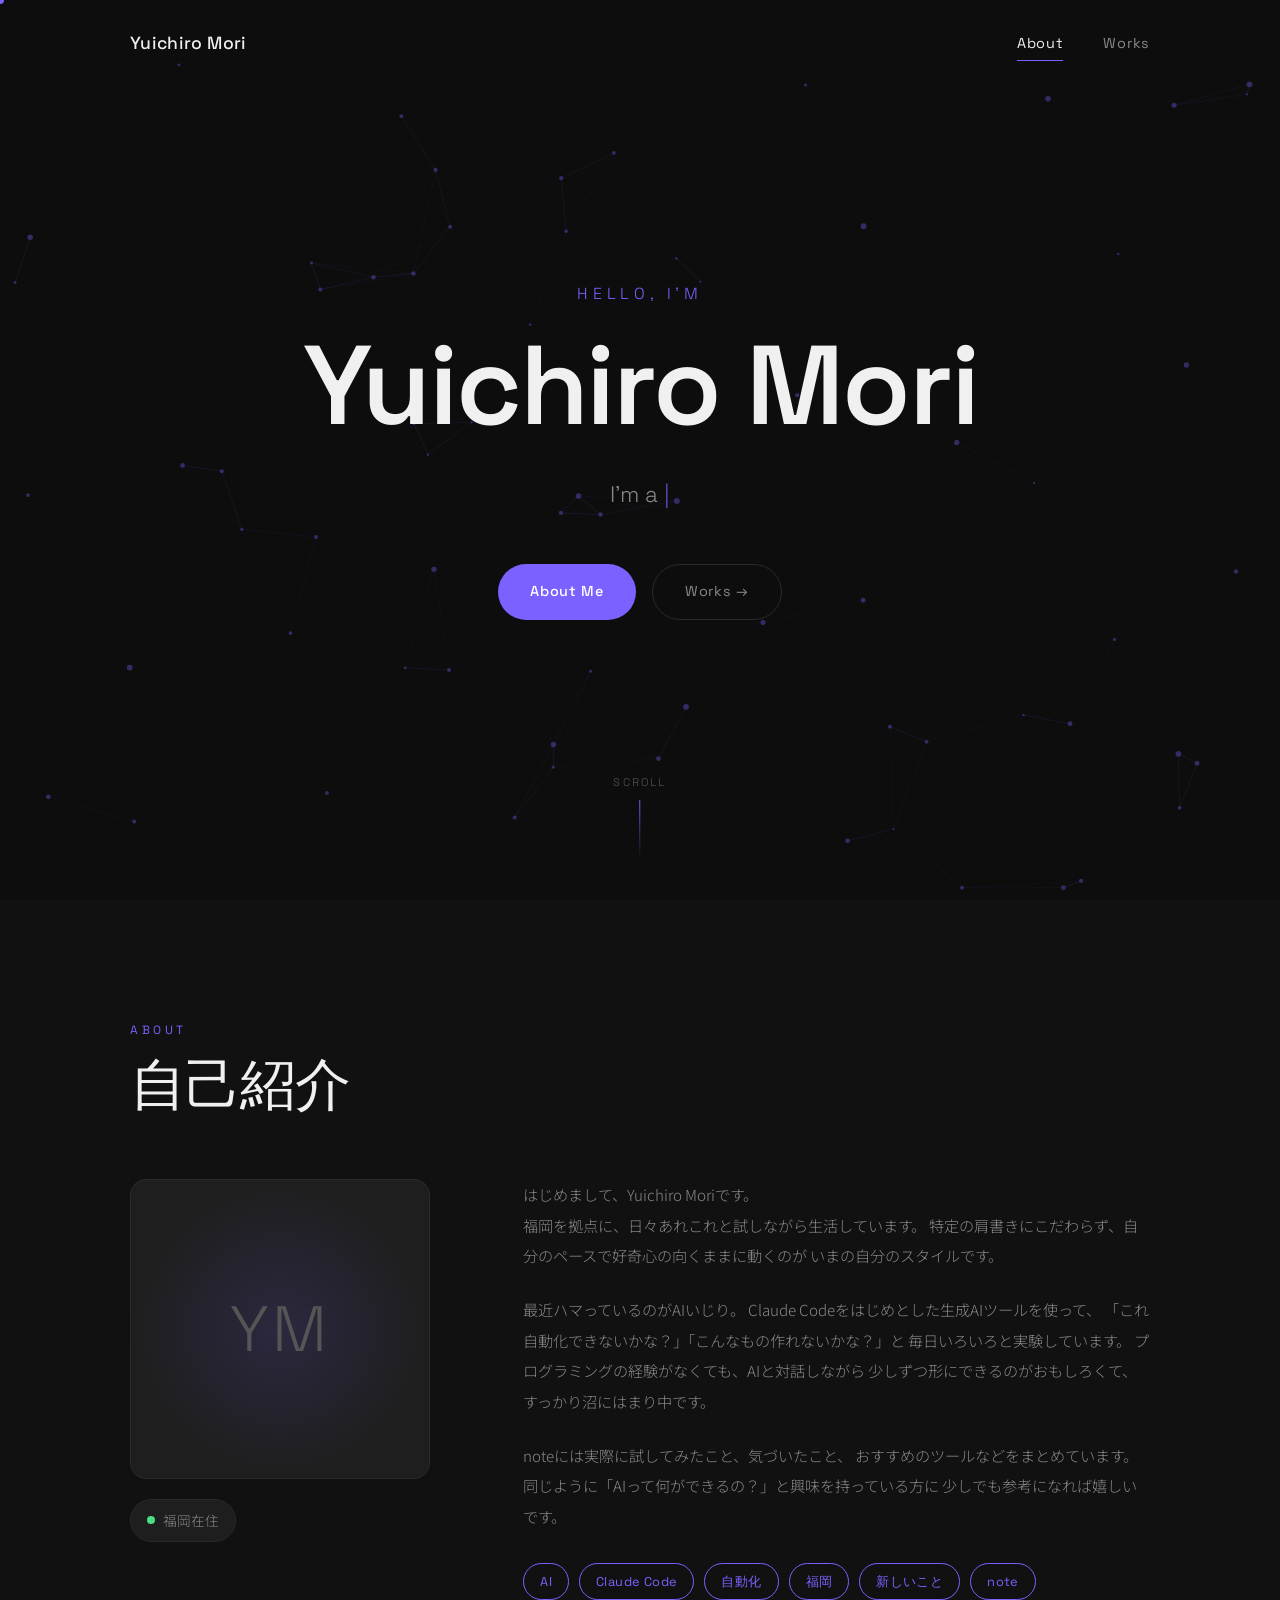
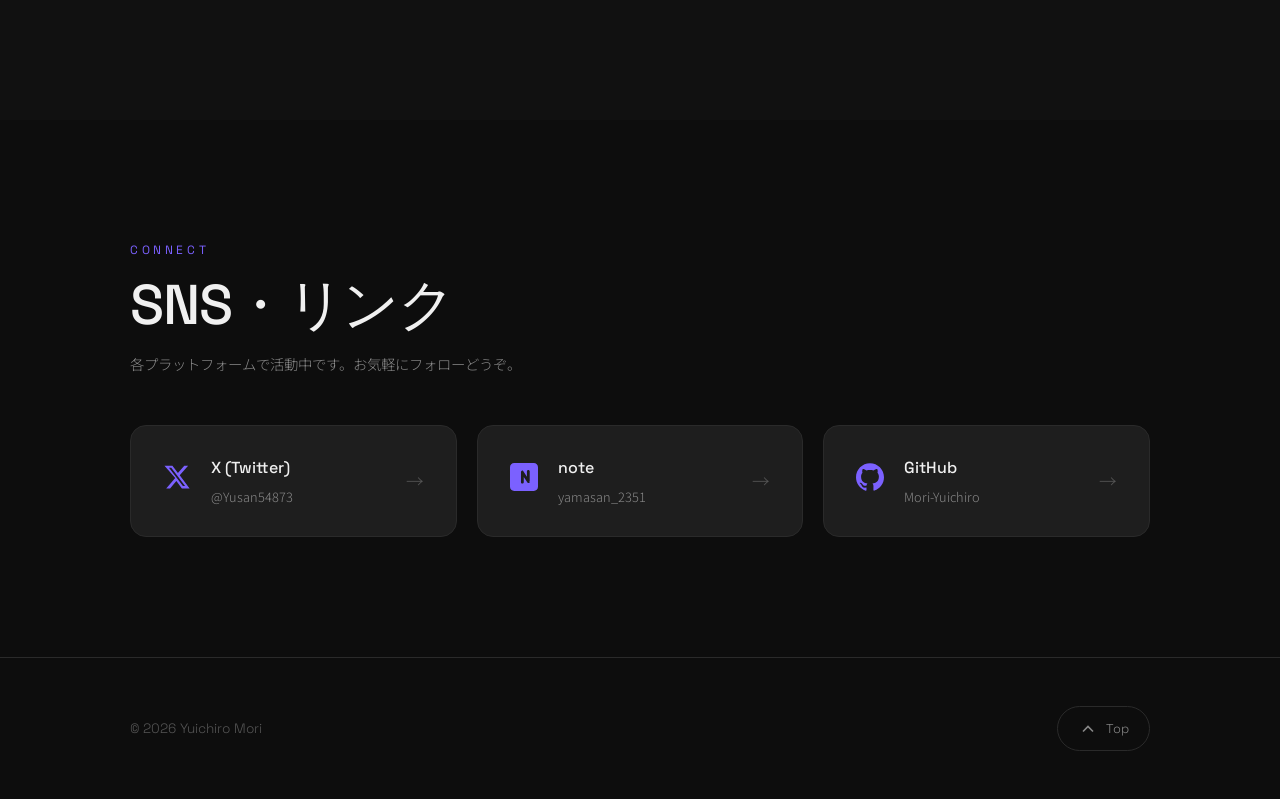
<file: index.html>
<!DOCTYPE html>
<html lang="ja">
<head>
  <meta charset="UTF-8" />
  <meta name="viewport" content="width=device-width, initial-scale=1.0" />
  <title>Yuichiro Mori</title>
  <meta name="description" content="福岡で活動中のYuichiro Moriの個人サイトです。AIいじりが趣味です。" />

  <!-- Google Fonts: 英字はSpace Grotesk、日本語はNoto Sans JP -->
  <link rel="preconnect" href="https://fonts.googleapis.com" />
  <link rel="preconnect" href="https://fonts.gstatic.com" crossorigin />
  <link href="https://fonts.googleapis.com/css2?family=Space+Grotesk:wght@300;400;500;600&family=Noto+Sans+JP:wght@300;400;500&display=swap" rel="stylesheet" />

  <link rel="stylesheet" href="css/style.css" />
</head>
<body>

  <!-- ===== カスタムカーソル ===== -->
  <div class="cursor-dot"></div>
  <div class="cursor-ring"></div>

  <!-- ===== ヘッダー ===== -->
  <!-- スクロールで .scrolled クラスが付いてスタイルが変わる -->
  <header class="header" id="header">
    <div class="header-inner">
      <a href="index.html" class="logo">Yuichiro Mori</a>
      <nav class="nav">
        <a href="index.html" class="nav-link active">About</a>
        <a href="works.html" class="nav-link">Works</a>
      </nav>
    </div>
  </header>

  <!-- ===== ヒーローセクション ===== -->
  <section class="hero" id="home">
    <!-- パーティクルキャンバス（AIっぽい回路・ドット演出） -->
    <canvas id="particles-canvas"></canvas>

    <div class="hero-content">
      <p class="hero-greeting fade-up">Hello, I'm</p>
      <h1 class="hero-name fade-up">Yuichiro Mori</h1>

      <!-- タイピングアニメーションで順番に表示される -->
      <div class="typing-wrapper fade-up">
        <span class="typing-prefix">I'm a </span>
        <span class="typing-text" id="typing-text"></span>
        <span class="typing-cursor">|</span>
      </div>

      <div class="hero-cta fade-up">
        <a href="#about" class="btn-primary">About Me</a>
        <a href="works.html" class="btn-secondary">Works →</a>
      </div>
    </div>

    <!-- スクロールインジケーター -->
    <div class="scroll-indicator">
      <span>Scroll</span>
      <div class="scroll-line"></div>
    </div>
  </section>

  <!-- ===== Aboutセクション ===== -->
  <section class="section about-section" id="about">
    <div class="container">
      <div class="section-label reveal">About</div>
      <h2 class="section-title reveal">自己紹介</h2>

      <div class="about-grid">
        <!-- 顔写真エリア（画像なしでも成立するダークなプレースホルダー） -->
        <div class="about-image reveal">
          <div class="image-placeholder">
            <div class="image-placeholder-inner">
              <!-- イニシャルで代替 -->
              <span class="placeholder-initials">YM</span>
              <!-- パープルの発光エフェクト -->
              <div class="placeholder-glow"></div>
            </div>
          </div>
          <!-- ステータスバッジ -->
          <div class="status-badge">
            <span class="status-dot"></span>
            福岡在住
          </div>
        </div>

        <!-- 自己紹介テキスト -->
        <!-- ここのテキストを自由に編集してください -->
        <div class="about-text">
          <p class="about-para reveal">
            はじめまして、Yuichiro Moriです。<br />
            福岡を拠点に、日々あれこれと試しながら生活しています。
            特定の肩書きにこだわらず、自分のペースで好奇心の向くままに動くのが
            いまの自分のスタイルです。
          </p>
          <p class="about-para reveal">
            最近ハマっているのがAIいじり。
            Claude Codeをはじめとした生成AIツールを使って、
            「これ自動化できないかな？」「こんなもの作れないかな？」と
            毎日いろいろと実験しています。
            プログラミングの経験がなくても、AIと対話しながら
            少しずつ形にできるのがおもしろくて、すっかり沼にはまり中です。
          </p>
          <p class="about-para reveal">
            noteには実際に試してみたこと、気づいたこと、
            おすすめのツールなどをまとめています。
            同じように「AIって何ができるの？」と興味を持っている方に
            少しでも参考になれば嬉しいです。
          </p>

          <!-- スキル・興味タグ -->
          <!-- タグを追加・削除したいときはここを編集 -->
          <div class="tags reveal">
            <span class="tag">AI</span>
            <span class="tag">Claude Code</span>
            <span class="tag">自動化</span>
            <span class="tag">福岡</span>
            <span class="tag">新しいこと</span>
            <span class="tag">note</span>
          </div>
        </div>
      </div>
    </div>
  </section>

  <!-- ===== リンクセクション ===== -->
  <section class="section links-section" id="links">
    <div class="container">
      <div class="section-label reveal">Connect</div>
      <h2 class="section-title reveal">SNS・リンク</h2>
      <p class="links-desc reveal">各プラットフォームで活動中です。お気軽にフォローどうぞ。</p>

      <div class="links-grid">
        <!-- X(Twitter) リンク -->
        <!-- URLを変更する場合はhrefの値を書き換えてください -->
        <a href="https://x.com/Yusan54873" target="_blank" rel="noopener noreferrer" class="link-card reveal">
          <div class="link-icon">
            <!-- X(Twitter) アイコン（SVG） -->
            <svg viewBox="0 0 24 24" fill="currentColor" width="28" height="28">
              <path d="M18.244 2.25h3.308l-7.227 8.26 8.502 11.24H16.17l-4.714-6.231-5.401 6.231H2.748l7.73-8.835L1.254 2.25H8.08l4.713 6.231zm-1.161 17.52h1.833L7.084 4.126H5.117z"/>
            </svg>
          </div>
          <div class="link-info">
            <span class="link-name">X (Twitter)</span>
            <span class="link-handle">@Yusan54873</span>
          </div>
          <div class="link-arrow">→</div>
        </a>

        <!-- note リンク -->
        <a href="https://note.com/yamasan_2351" target="_blank" rel="noopener noreferrer" class="link-card reveal">
          <div class="link-icon">
            <!-- note アイコン（SVG） -->
            <svg viewBox="0 0 24 24" fill="currentColor" width="28" height="28">
              <path d="M20.4 0H3.6C1.6 0 0 1.6 0 3.6v16.8C0 22.4 1.6 24 3.6 24h16.8c2 0 3.6-1.6 3.6-3.6V3.6C24 1.6 22.4 0 20.4 0zm-3.3 16.4c-.2.5-.6.8-1.1.8s-.9-.2-1.2-.7l-3-4.6v4.5c0 .7-.6 1.2-1.2 1.2-.7 0-1.2-.5-1.2-1.2V7.7c0-.5.3-.9.7-1.1.4-.2.9-.1 1.2.2l3.2 4.9V7.2c0-.7.5-1.2 1.2-1.2.6 0 1.2.5 1.2 1.2v8.3c0 .4 0 .6-.8.9z"/>
            </svg>
          </div>
          <div class="link-info">
            <span class="link-name">note</span>
            <span class="link-handle">yamasan_2351</span>
          </div>
          <div class="link-arrow">→</div>
        </a>

        <!-- GitHub リンク -->
        <a href="https://github.com/Mori-Yuichiro" target="_blank" rel="noopener noreferrer" class="link-card reveal">
          <div class="link-icon">
            <!-- GitHub アイコン（SVG） -->
            <svg viewBox="0 0 24 24" fill="currentColor" width="28" height="28">
              <path d="M12 .297c-6.63 0-12 5.373-12 12 0 5.303 3.438 9.8 8.205 11.385.6.113.82-.258.82-.577 0-.285-.01-1.04-.015-2.04-3.338.724-4.042-1.61-4.042-1.61C4.422 18.07 3.633 17.7 3.633 17.7c-1.087-.744.084-.729.084-.729 1.205.084 1.838 1.236 1.838 1.236 1.07 1.835 2.809 1.305 3.495.998.108-.776.417-1.305.76-1.605-2.665-.3-5.466-1.332-5.466-5.93 0-1.31.465-2.38 1.235-3.22-.135-.303-.54-1.523.105-3.176 0 0 1.005-.322 3.3 1.23.96-.267 1.98-.399 3-.405 1.02.006 2.04.138 3 .405 2.28-1.552 3.285-1.23 3.285-1.23.645 1.653.24 2.873.12 3.176.765.84 1.23 1.91 1.23 3.22 0 4.61-2.805 5.625-5.475 5.92.42.36.81 1.096.81 2.22 0 1.606-.015 2.896-.015 3.286 0 .315.21.69.825.57C20.565 22.092 24 17.592 24 12.297c0-6.627-5.373-12-12-12"/>
            </svg>
          </div>
          <div class="link-info">
            <span class="link-name">GitHub</span>
            <span class="link-handle">Mori-Yuichiro</span>
          </div>
          <div class="link-arrow">→</div>
        </a>
      </div>
    </div>
  </section>

  <!-- ===== フッター ===== -->
  <footer class="footer">
    <div class="container">
      <div class="footer-inner">
        <p class="footer-copy">© 2026 Yuichiro Mori</p>
        <!-- ページトップへ戻るボタン -->
        <button class="back-to-top" id="back-to-top" aria-label="ページトップへ">
          <svg viewBox="0 0 24 24" fill="none" stroke="currentColor" stroke-width="2" width="20" height="20">
            <path d="M18 15l-6-6-6 6"/>
          </svg>
          Top
        </button>
      </div>
    </div>
  </footer>

  <script src="js/main.js"></script>
</body>
</html>
</file>
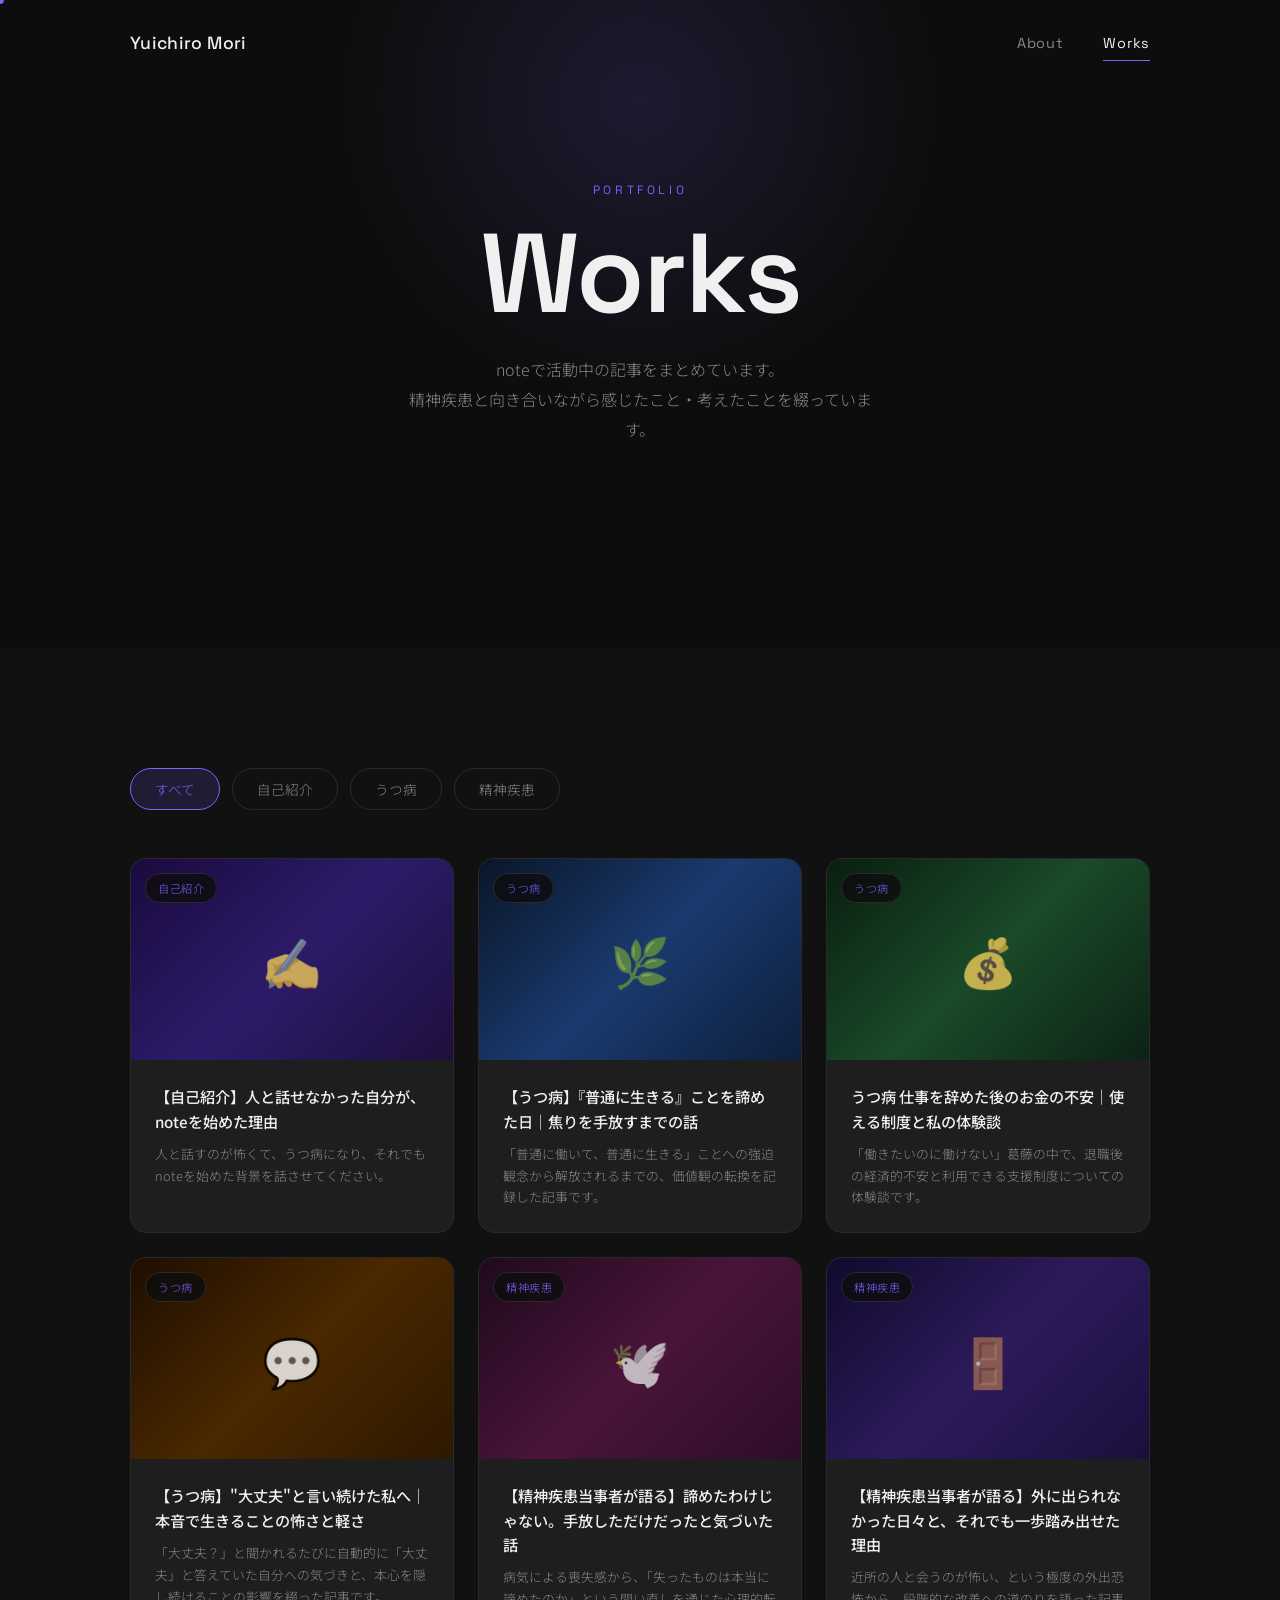
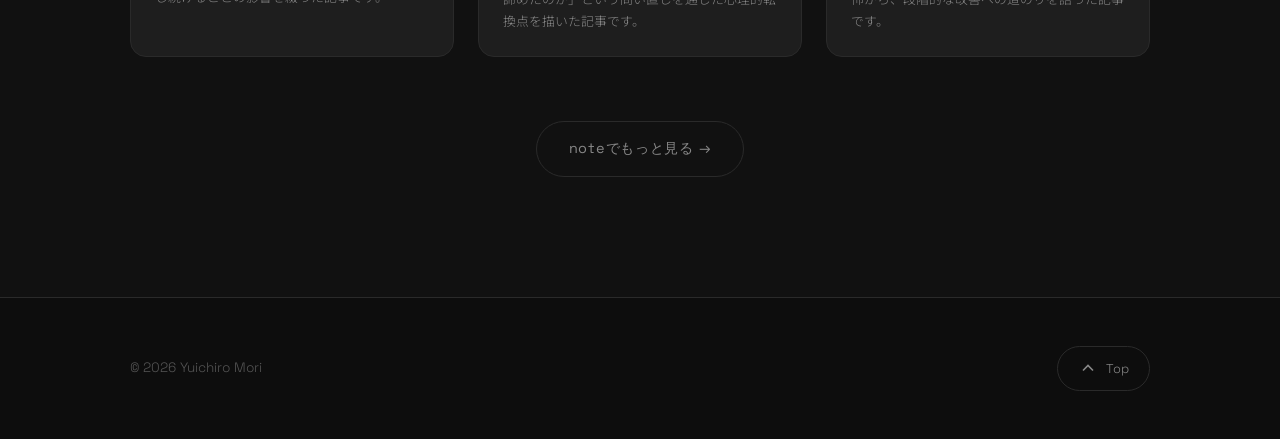
<file: works.html>
<!DOCTYPE html>
<html lang="ja">
<head>
  <meta charset="UTF-8" />
  <meta name="viewport" content="width=device-width, initial-scale=1.0" />
  <title>Works | Yuichiro Mori</title>
  <meta name="description" content="Yuichiro Moriのポートフォリオ・作品一覧です。noteで活動中。" />

  <!-- Google Fonts: 英字はSpace Grotesk、日本語はNoto Sans JP -->
  <link rel="preconnect" href="https://fonts.googleapis.com" />
  <link rel="preconnect" href="https://fonts.gstatic.com" crossorigin />
  <link href="https://fonts.googleapis.com/css2?family=Space+Grotesk:wght@300;400;500;600&family=Noto+Sans+JP:wght@300;400;500&display=swap" rel="stylesheet" />

  <link rel="stylesheet" href="css/style.css" />
</head>
<body>

  <!-- ===== カスタムカーソル ===== -->
  <div class="cursor-dot"></div>
  <div class="cursor-ring"></div>

  <!-- ===== ヘッダー ===== -->
  <header class="header" id="header">
    <div class="header-inner">
      <a href="index.html" class="logo">Yuichiro Mori</a>
      <nav class="nav">
        <a href="index.html" class="nav-link">About</a>
        <a href="works.html" class="nav-link active">Works</a>
      </nav>
    </div>
  </header>

  <!-- ===== ページヒーロー ===== -->
  <section class="page-hero">
    <div class="container">
      <div class="page-hero-label fade-up">Portfolio</div>
      <h1 class="page-hero-title fade-up">Works</h1>
      <p class="page-hero-desc fade-up">
        noteで活動中の記事をまとめています。<br />
        精神疾患と向き合いながら感じたこと・考えたことを綴っています。
      </p>

      <!-- noteへの導線ボタン（目立つ位置に配置） -->
      <!-- URLを変更する場合はhrefの値を書き換えてください -->
      <a href="https://note.com/yamasan_2351" target="_blank" rel="noopener noreferrer" class="btn-note fade-up">
        noteを見る →
      </a>
    </div>
  </section>

  <!-- ===== ワークスセクション ===== -->
  <section class="section works-section">
    <div class="container">

      <!-- カテゴリフィルターボタン -->
      <!-- カテゴリを増やしたい場合はここにボタンを追加してください -->
      <div class="filter-bar reveal">
        <button class="filter-btn active" data-filter="all">すべて</button>
        <button class="filter-btn" data-filter="intro">自己紹介</button>
        <button class="filter-btn" data-filter="utsu">うつ病</button>
        <button class="filter-btn" data-filter="mental">精神疾患</button>
      </div>

      <!-- 作品カードグリッド -->
      <!-- カードを増やしたい場合はここに .work-card を追加してください -->
      <!-- data-category属性でフィルタリングが機能します（all / intro / utsu / mental） -->
      <div class="works-grid" id="works-grid">

        <!-- カード1 -->
        <article class="work-card reveal" data-category="intro">
          <a href="https://note.com/yamasan_2351/n/nf762cc9c58b5" target="_blank" rel="noopener noreferrer" class="work-card-link">
            <div class="work-card-image">
              <div class="card-placeholder card-placeholder--purple">
                <span class="card-placeholder-icon">✍️</span>
              </div>
              <div class="work-card-tag">自己紹介</div>
            </div>
            <div class="work-card-body">
              <h3 class="work-card-title">【自己紹介】人と話せなかった自分が、noteを始めた理由</h3>
              <p class="work-card-desc">
                人と話すのが怖くて、うつ病になり、それでもnoteを始めた背景を話させてください。
              </p>
            </div>
          </a>
        </article>

        <!-- カード2 -->
        <article class="work-card reveal" data-category="utsu">
          <a href="https://note.com/yamasan_2351/n/n3ddc3b3a6507" target="_blank" rel="noopener noreferrer" class="work-card-link">
            <div class="work-card-image">
              <div class="card-placeholder card-placeholder--blue">
                <span class="card-placeholder-icon">🌿</span>
              </div>
              <div class="work-card-tag">うつ病</div>
            </div>
            <div class="work-card-body">
              <h3 class="work-card-title">【うつ病】『普通に生きる』ことを諦めた日｜焦りを手放すまでの話</h3>
              <p class="work-card-desc">
                「普通に働いて、普通に生きる」ことへの強迫観念から解放されるまでの、価値観の転換を記録した記事です。
              </p>
            </div>
          </a>
        </article>

        <!-- カード3 -->
        <article class="work-card reveal" data-category="utsu">
          <a href="https://note.com/yamasan_2351/n/n88b81db3cdd5" target="_blank" rel="noopener noreferrer" class="work-card-link">
            <div class="work-card-image">
              <div class="card-placeholder card-placeholder--green">
                <span class="card-placeholder-icon">💰</span>
              </div>
              <div class="work-card-tag">うつ病</div>
            </div>
            <div class="work-card-body">
              <h3 class="work-card-title">うつ病 仕事を辞めた後のお金の不安｜使える制度と私の体験談</h3>
              <p class="work-card-desc">
                「働きたいのに働けない」葛藤の中で、退職後の経済的不安と利用できる支援制度についての体験談です。
              </p>
            </div>
          </a>
        </article>

        <!-- カード4 -->
        <article class="work-card reveal" data-category="utsu">
          <a href="https://note.com/yamasan_2351/n/ned36c8b07928" target="_blank" rel="noopener noreferrer" class="work-card-link">
            <div class="work-card-image">
              <div class="card-placeholder card-placeholder--orange">
                <span class="card-placeholder-icon">💬</span>
              </div>
              <div class="work-card-tag">うつ病</div>
            </div>
            <div class="work-card-body">
              <h3 class="work-card-title">【うつ病】"大丈夫"と言い続けた私へ｜本音で生きることの怖さと軽さ</h3>
              <p class="work-card-desc">
                「大丈夫？」と聞かれるたびに自動的に「大丈夫」と答えていた自分への気づきと、本心を隠し続けることの影響を綴った記事です。
              </p>
            </div>
          </a>
        </article>

        <!-- カード5 -->
        <article class="work-card reveal" data-category="mental">
          <a href="https://note.com/yamasan_2351/n/nf168ca7bf808" target="_blank" rel="noopener noreferrer" class="work-card-link">
            <div class="work-card-image">
              <div class="card-placeholder card-placeholder--pink">
                <span class="card-placeholder-icon">🕊️</span>
              </div>
              <div class="work-card-tag">精神疾患</div>
            </div>
            <div class="work-card-body">
              <h3 class="work-card-title">【精神疾患当事者が語る】諦めたわけじゃない。手放しただけだったと気づいた話</h3>
              <p class="work-card-desc">
                病気による喪失感から、「失ったものは本当に諦めたのか」という問い直しを通じた心理的転換点を描いた記事です。
              </p>
            </div>
          </a>
        </article>

        <!-- カード6 -->
        <article class="work-card reveal" data-category="mental">
          <a href="https://note.com/yamasan_2351/n/n130b2285e93a" target="_blank" rel="noopener noreferrer" class="work-card-link">
            <div class="work-card-image">
              <div class="card-placeholder card-placeholder--violet">
                <span class="card-placeholder-icon">🚪</span>
              </div>
              <div class="work-card-tag">精神疾患</div>
            </div>
            <div class="work-card-body">
              <h3 class="work-card-title">【精神疾患当事者が語る】外に出られなかった日々と、それでも一歩踏み出せた理由</h3>
              <p class="work-card-desc">
                近所の人と会うのが怖い、という極度の外出恐怖から、段階的な改善への道のりを語った記事です。
              </p>
            </div>
          </a>
        </article>

      </div><!-- /works-grid -->

      <!-- もっと見るボタン -->
      <div class="works-more reveal">
        <a href="https://note.com/yamasan_2351" target="_blank" rel="noopener noreferrer" class="btn-secondary">
          noteでもっと見る →
        </a>
      </div>

    </div>
  </section>

  <!-- ===== フッター ===== -->
  <footer class="footer">
    <div class="container">
      <div class="footer-inner">
        <p class="footer-copy">© 2026 Yuichiro Mori</p>
        <!-- ページトップへ戻るボタン -->
        <button class="back-to-top" id="back-to-top" aria-label="ページトップへ">
          <svg viewBox="0 0 24 24" fill="none" stroke="currentColor" stroke-width="2" width="20" height="20">
            <path d="M18 15l-6-6-6 6"/>
          </svg>
          Top
        </button>
      </div>
    </div>
  </footer>

  <script src="js/main.js"></script>
</body>
</html>
</file>
<file: css/style.css>
/* =============================================
   Yuichiro Mori - Personal Site
   style.css
   =============================================
   ■ カスタマイズするときの目安
   - 背景色    : --bg (#0d0d0d)
   - テキスト色: --text (#f0f0f0)
   - アクセント: --accent (#7b61ff)
   - カード背景: --card (#1e1e1e)
   ============================================= */

/* ===== CSS変数（カラー・フォント） ===== */
:root {
  /* カラー：ここを変えるとサイト全体の色が変わります */
  --bg: #0d0d0d;
  --bg-secondary: #111111;
  --card: #1e1e1e;
  --card-hover: #252525;
  --border: #2a2a2a;
  --text: #f0f0f0;
  --text-muted: #888888;
  --text-subtle: #555555;
  --accent: #7b61ff;
  --accent-light: rgba(123, 97, 255, 0.15);
  --accent-glow: rgba(123, 97, 255, 0.4);

  /* フォント */
  --font-en: 'Space Grotesk', sans-serif;
  --font-ja: 'Noto Sans JP', sans-serif;

  /* スペース */
  --section-pad: 120px;
  --container-max: 1100px;
  --border-radius: 16px;

  /* トランジション */
  --transition: 0.3s cubic-bezier(0.25, 0.46, 0.45, 0.94);
  --transition-slow: 0.6s cubic-bezier(0.25, 0.46, 0.45, 0.94);
}

/* ===== リセット & ベース ===== */
*, *::before, *::after {
  box-sizing: border-box;
  margin: 0;
  padding: 0;
}

html {
  scroll-behavior: smooth;
  font-size: 16px;
}

body {
  background-color: var(--bg);
  color: var(--text);
  font-family: var(--font-ja);
  font-weight: 300;
  line-height: 1.8;
  overflow-x: hidden;
  cursor: none; /* カスタムカーソルを使うためデフォルトを非表示 */
}

a {
  color: inherit;
  text-decoration: none;
}

img {
  max-width: 100%;
  height: auto;
  display: block;
}

button {
  cursor: none;
  border: none;
  background: none;
  font: inherit;
  color: inherit;
}

/* ===== カスタムカーソル ===== */
.cursor-dot {
  position: fixed;
  top: 0;
  left: 0;
  width: 8px;
  height: 8px;
  background: var(--accent);
  border-radius: 50%;
  pointer-events: none;
  z-index: 9999;
  transform: translate(-50%, -50%);
  transition: transform 0.1s, opacity 0.3s;
}

.cursor-ring {
  position: fixed;
  top: 0;
  left: 0;
  width: 40px;
  height: 40px;
  border: 1.5px solid rgba(123, 97, 255, 0.5);
  border-radius: 50%;
  pointer-events: none;
  z-index: 9998;
  transform: translate(-50%, -50%);
  transition: width 0.3s, height 0.3s, border-color 0.3s;
}

/* リンク・ボタン上でカーソルが大きくなる */
.cursor-ring.cursor-hover {
  width: 60px;
  height: 60px;
  border-color: var(--accent);
}

/* ===== コンテナ ===== */
.container {
  max-width: var(--container-max);
  margin: 0 auto;
  padding: 0 40px;
}

/* ===== ヘッダー ===== */
.header {
  position: fixed;
  top: 0;
  left: 0;
  right: 0;
  z-index: 100;
  padding: 28px 0;
  transition: padding var(--transition), background var(--transition), backdrop-filter var(--transition);
}

/* スクロール後にスタイルが変わる（JSで.scrolledを付与） */
.header.scrolled {
  padding: 16px 0;
  background: rgba(13, 13, 13, 0.85);
  backdrop-filter: blur(20px);
  border-bottom: 1px solid var(--border);
}

.header-inner {
  max-width: var(--container-max);
  margin: 0 auto;
  padding: 0 40px;
  display: flex;
  align-items: center;
  justify-content: space-between;
}

/* ロゴ：名前を変えるにはHTMLを編集してください */
.logo {
  font-family: var(--font-en);
  font-size: 1.1rem;
  font-weight: 500;
  letter-spacing: 0.02em;
  color: var(--text);
  transition: color var(--transition);
}

.logo:hover {
  color: var(--accent);
}

.nav {
  display: flex;
  gap: 40px;
}

.nav-link {
  font-family: var(--font-en);
  font-size: 0.9rem;
  font-weight: 400;
  letter-spacing: 0.05em;
  color: var(--text-muted);
  transition: color var(--transition);
  position: relative;
}

.nav-link::after {
  content: '';
  position: absolute;
  bottom: -4px;
  left: 0;
  width: 0;
  height: 1px;
  background: var(--accent);
  transition: width var(--transition);
}

.nav-link:hover,
.nav-link.active {
  color: var(--text);
}

.nav-link:hover::after,
.nav-link.active::after {
  width: 100%;
}

/* ===== ボタン ===== */
.btn-primary {
  display: inline-flex;
  align-items: center;
  gap: 8px;
  padding: 14px 32px;
  background: var(--accent);
  color: #fff;
  font-family: var(--font-en);
  font-size: 0.9rem;
  font-weight: 500;
  letter-spacing: 0.05em;
  border-radius: 100px;
  transition: background var(--transition), box-shadow var(--transition), transform var(--transition);
}

.btn-primary:hover {
  background: #9580ff;
  box-shadow: 0 0 30px var(--accent-glow);
  transform: translateY(-2px);
}

.btn-secondary {
  display: inline-flex;
  align-items: center;
  gap: 8px;
  padding: 14px 32px;
  border: 1px solid var(--border);
  color: var(--text-muted);
  font-family: var(--font-en);
  font-size: 0.9rem;
  font-weight: 400;
  letter-spacing: 0.05em;
  border-radius: 100px;
  transition: border-color var(--transition), color var(--transition), transform var(--transition);
}

.btn-secondary:hover {
  border-color: var(--accent);
  color: var(--accent);
  transform: translateY(-2px);
}

/* noteへの導線ボタン（worksページ用） */
.btn-note {
  display: inline-flex;
  align-items: center;
  gap: 10px;
  padding: 16px 40px;
  background: transparent;
  border: 1.5px solid var(--accent);
  color: var(--accent);
  font-family: var(--font-en);
  font-size: 1rem;
  font-weight: 500;
  letter-spacing: 0.05em;
  border-radius: 100px;
  transition: background var(--transition), color var(--transition), box-shadow var(--transition), transform var(--transition);
}

.btn-note:hover {
  background: var(--accent);
  color: #fff;
  box-shadow: 0 0 40px var(--accent-glow);
  transform: translateY(-3px);
}

/* ===== ヒーローセクション ===== */
.hero {
  position: relative;
  min-height: 100vh;
  display: flex;
  align-items: center;
  justify-content: center;
  overflow: hidden;
}

/* パーティクルキャンバス */
#particles-canvas {
  position: absolute;
  inset: 0;
  width: 100%;
  height: 100%;
  opacity: 0.6;
}

.hero-content {
  position: relative;
  z-index: 2;
  text-align: center;
  padding: 0 20px;
}

.hero-greeting {
  font-family: var(--font-en);
  font-size: 1rem;
  font-weight: 300;
  letter-spacing: 0.3em;
  color: var(--accent);
  text-transform: uppercase;
  margin-bottom: 16px;
  opacity: 0;
  animation: fadeUp 0.8s ease 0.2s forwards;
}

.hero-name {
  font-family: var(--font-en);
  font-size: clamp(3rem, 10vw, 7rem);
  font-weight: 600;
  letter-spacing: -0.02em;
  line-height: 1.1;
  color: var(--text);
  margin-bottom: 24px;
  opacity: 0;
  animation: fadeUp 0.8s ease 0.4s forwards;
}

/* タイピングアニメーション */
.typing-wrapper {
  font-size: clamp(1rem, 2.5vw, 1.4rem);
  font-weight: 300;
  color: var(--text-muted);
  margin-bottom: 48px;
  min-height: 2em;
  opacity: 0;
  animation: fadeUp 0.8s ease 0.6s forwards;
}

.typing-prefix {
  font-family: var(--font-en);
}

.typing-text {
  color: var(--text);
  font-weight: 400;
}

.typing-cursor {
  color: var(--accent);
  animation: blink 1s infinite;
  font-weight: 300;
}

.hero-cta {
  display: flex;
  gap: 16px;
  justify-content: center;
  flex-wrap: wrap;
  opacity: 0;
  animation: fadeUp 0.8s ease 0.8s forwards;
}

/* スクロールインジケーター */
.scroll-indicator {
  position: absolute;
  bottom: 40px;
  left: 50%;
  transform: translateX(-50%);
  display: flex;
  flex-direction: column;
  align-items: center;
  gap: 8px;
  z-index: 2;
}

.scroll-indicator span {
  font-family: var(--font-en);
  font-size: 0.7rem;
  letter-spacing: 0.2em;
  color: var(--text-subtle);
  text-transform: uppercase;
}

.scroll-line {
  width: 1px;
  height: 60px;
  background: linear-gradient(to bottom, var(--accent), transparent);
  animation: scrollLine 2s ease infinite;
}

/* ===== セクション共通 ===== */
.section {
  padding: var(--section-pad) 0;
}

.section-label {
  font-family: var(--font-en);
  font-size: 0.75rem;
  font-weight: 400;
  letter-spacing: 0.3em;
  color: var(--accent);
  text-transform: uppercase;
  margin-bottom: 12px;
}

.section-title {
  font-family: var(--font-en);
  font-size: clamp(2rem, 5vw, 3.5rem);
  font-weight: 500;
  letter-spacing: -0.02em;
  line-height: 1.1;
  color: var(--text);
  margin-bottom: 64px;
}

/* ===== Aboutセクション ===== */
.about-section {
  background: var(--bg-secondary);
}

.about-grid {
  display: grid;
  grid-template-columns: 1fr 2fr;
  gap: 80px;
  align-items: start;
}

/* プロフィール画像エリア */
.about-image {
  position: relative;
}

.image-placeholder {
  width: 100%;
  aspect-ratio: 1;
  max-width: 300px;
  border-radius: var(--border-radius);
  overflow: hidden;
  background: var(--card);
  border: 1px solid var(--border);
  position: relative;
}

.image-placeholder-inner {
  width: 100%;
  height: 100%;
  display: flex;
  align-items: center;
  justify-content: center;
  position: relative;
}

/* イニシャル */
.placeholder-initials {
  font-family: var(--font-en);
  font-size: 4rem;
  font-weight: 300;
  color: var(--text-subtle);
  letter-spacing: 0.05em;
  position: relative;
  z-index: 1;
}

/* 発光エフェクト */
.placeholder-glow {
  position: absolute;
  inset: 0;
  background: radial-gradient(circle at center, var(--accent-light) 0%, transparent 70%);
}

/* ステータスバッジ */
.status-badge {
  display: inline-flex;
  align-items: center;
  gap: 8px;
  margin-top: 20px;
  padding: 8px 16px;
  background: var(--card);
  border: 1px solid var(--border);
  border-radius: 100px;
  font-size: 0.85rem;
  color: var(--text-muted);
}

.status-dot {
  width: 8px;
  height: 8px;
  background: #4ade80;
  border-radius: 50%;
  animation: pulse-dot 2s ease infinite;
}

/* 自己紹介テキスト */
.about-para {
  color: var(--text-muted);
  line-height: 2;
  margin-bottom: 24px;
  font-size: 0.95rem;
}

/* タグ */
.tags {
  display: flex;
  flex-wrap: wrap;
  gap: 10px;
  margin-top: 32px;
}

.tag {
  padding: 6px 16px;
  border: 1px solid var(--accent);
  border-radius: 100px;
  font-family: var(--font-en);
  font-size: 0.8rem;
  font-weight: 400;
  color: var(--accent);
  letter-spacing: 0.03em;
  transition: background var(--transition), color var(--transition);
}

.tag:hover {
  background: var(--accent);
  color: #fff;
}

/* ===== リンクセクション ===== */
.links-desc {
  color: var(--text-muted);
  margin-top: -48px;
  margin-bottom: 48px;
  font-size: 0.9rem;
}

.links-grid {
  display: grid;
  grid-template-columns: repeat(3, 1fr);
  gap: 20px;
}

.link-card {
  display: flex;
  align-items: center;
  gap: 20px;
  padding: 28px 32px;
  background: var(--card);
  border: 1px solid var(--border);
  border-radius: var(--border-radius);
  transition: border-color var(--transition), background var(--transition), transform var(--transition), box-shadow var(--transition);
}

.link-card:hover {
  border-color: var(--accent);
  background: var(--card-hover);
  transform: translateY(-4px);
  box-shadow: 0 20px 60px rgba(0, 0, 0, 0.5), 0 0 0 1px var(--accent-light);
}

.link-icon {
  color: var(--accent);
  flex-shrink: 0;
  transition: transform var(--transition);
}

.link-card:hover .link-icon {
  transform: scale(1.1);
}

.link-info {
  flex: 1;
  display: flex;
  flex-direction: column;
  gap: 2px;
}

.link-name {
  font-family: var(--font-en);
  font-size: 1rem;
  font-weight: 500;
  color: var(--text);
}

.link-handle {
  font-size: 0.8rem;
  color: var(--text-muted);
}

.link-arrow {
  color: var(--text-subtle);
  font-size: 1.1rem;
  transition: color var(--transition), transform var(--transition);
}

.link-card:hover .link-arrow {
  color: var(--accent);
  transform: translateX(4px);
}

/* ===== ページヒーロー（worksページ用） ===== */
.page-hero {
  padding: 180px 0 100px;
  text-align: center;
  position: relative;
  overflow: hidden;
}

.page-hero::before {
  content: '';
  position: absolute;
  top: -200px;
  left: 50%;
  transform: translateX(-50%);
  width: 600px;
  height: 600px;
  background: radial-gradient(circle, var(--accent-light) 0%, transparent 70%);
  pointer-events: none;
}

.page-hero-label {
  font-family: var(--font-en);
  font-size: 0.75rem;
  font-weight: 400;
  letter-spacing: 0.3em;
  color: var(--accent);
  text-transform: uppercase;
  margin-bottom: 16px;
  opacity: 0;
  animation: fadeUp 0.8s ease 0.2s forwards;
}

.page-hero-title {
  font-family: var(--font-en);
  font-size: clamp(3rem, 10vw, 7rem);
  font-weight: 600;
  letter-spacing: -0.02em;
  line-height: 1;
  margin-bottom: 24px;
  opacity: 0;
  animation: fadeUp 0.8s ease 0.4s forwards;
}

.page-hero-desc {
  font-size: 1rem;
  color: var(--text-muted);
  max-width: 480px;
  margin: 0 auto 40px;
  line-height: 1.9;
  opacity: 0;
  animation: fadeUp 0.8s ease 0.6s forwards;
}

/* ===== ワークスセクション ===== */
.works-section {
  background: var(--bg-secondary);
}

/* フィルターバー */
.filter-bar {
  display: flex;
  gap: 12px;
  flex-wrap: wrap;
  margin-bottom: 48px;
}

.filter-btn {
  padding: 8px 24px;
  border: 1px solid var(--border);
  border-radius: 100px;
  font-size: 0.85rem;
  color: var(--text-muted);
  transition: border-color var(--transition), color var(--transition), background var(--transition);
  cursor: none;
}

.filter-btn:hover,
.filter-btn.active {
  border-color: var(--accent);
  color: var(--accent);
}

.filter-btn.active {
  background: var(--accent-light);
}

/* 作品カードグリッド */
.works-grid {
  display: grid;
  grid-template-columns: repeat(3, 1fr);
  gap: 24px;
  margin-bottom: 64px;
}

/* 非表示（フィルタリング） */
.work-card.hidden {
  display: none;
}

/* 作品カード */
.work-card {
  background: var(--card);
  border: 1px solid var(--border);
  border-radius: var(--border-radius);
  overflow: hidden;
  transition: border-color var(--transition), transform var(--transition), box-shadow var(--transition);
}

.work-card:hover {
  border-color: var(--accent);
  transform: translateY(-6px);
  box-shadow: 0 24px 64px rgba(0, 0, 0, 0.6), 0 0 0 1px var(--accent-light);
}

.work-card-link {
  display: block;
}

/* カード画像エリア */
.work-card-image {
  position: relative;
  aspect-ratio: 16/10;
  overflow: hidden;
}

/* カード画像プレースホルダー（各色） */
.card-placeholder {
  width: 100%;
  height: 100%;
  display: flex;
  align-items: center;
  justify-content: center;
  transition: transform var(--transition-slow);
}

.work-card:hover .card-placeholder {
  transform: scale(1.05);
}

/* カラーバリエーション */
.card-placeholder--purple {
  background: linear-gradient(135deg, #1a0a3e 0%, #2d1b69 50%, #1e0f3d 100%);
}
.card-placeholder--blue {
  background: linear-gradient(135deg, #0a1628 0%, #1a3a6e 50%, #0d1f3c 100%);
}
.card-placeholder--green {
  background: linear-gradient(135deg, #0a1e10 0%, #1a4a28 50%, #0d2215 100%);
}
.card-placeholder--orange {
  background: linear-gradient(135deg, #1e0e00 0%, #4a2800 50%, #2d1800 100%);
}
.card-placeholder--pink {
  background: linear-gradient(135deg, #1e0a1e 0%, #4a1438 50%, #2d0d28 100%);
}
.card-placeholder--violet {
  background: linear-gradient(135deg, #100a2d 0%, #2d1a5a 50%, #1a0f3d 100%);
}

.card-placeholder-icon {
  font-size: 3rem;
  opacity: 0.8;
  filter: grayscale(0.3);
}

/* カテゴリタグ */
.work-card-tag {
  position: absolute;
  top: 14px;
  left: 14px;
  padding: 4px 12px;
  background: rgba(13, 13, 13, 0.8);
  backdrop-filter: blur(8px);
  border: 1px solid var(--border);
  border-radius: 100px;
  font-size: 0.7rem;
  letter-spacing: 0.05em;
  color: var(--accent);
}

/* カード本文 */
.work-card-body {
  padding: 24px;
}

.work-card-title {
  font-size: 0.95rem;
  font-weight: 500;
  line-height: 1.6;
  color: var(--text);
  margin-bottom: 10px;
  transition: color var(--transition);
}

.work-card:hover .work-card-title {
  color: var(--accent);
}

.work-card-desc {
  font-size: 0.8rem;
  color: var(--text-muted);
  line-height: 1.7;
}

/* もっと見るボタン */
.works-more {
  text-align: center;
}

/* ===== フッター ===== */
.footer {
  padding: 48px 0;
  border-top: 1px solid var(--border);
}

.footer-inner {
  display: flex;
  align-items: center;
  justify-content: space-between;
}

.footer-copy {
  font-family: var(--font-en);
  font-size: 0.85rem;
  color: var(--text-subtle);
}

/* ページトップへ戻るボタン */
.back-to-top {
  display: flex;
  align-items: center;
  gap: 8px;
  padding: 10px 20px;
  border: 1px solid var(--border);
  border-radius: 100px;
  font-family: var(--font-en);
  font-size: 0.8rem;
  color: var(--text-muted);
  transition: border-color var(--transition), color var(--transition);
}

.back-to-top:hover {
  border-color: var(--accent);
  color: var(--accent);
}

/* ===== スクロールアニメーション ===== */
/* 初期状態（非表示） */
.reveal {
  opacity: 0;
  transform: translateY(30px);
  transition: opacity 0.7s ease, transform 0.7s ease;
}

/* Intersection Observerで表示される状態 */
.reveal.is-visible {
  opacity: 1;
  transform: translateY(0);
}

/* ヒーロー内のfade-up（初期ページロード用） */
.fade-up {
  opacity: 0;
}

/* ===== キーフレームアニメーション ===== */
@keyframes fadeUp {
  from {
    opacity: 0;
    transform: translateY(24px);
  }
  to {
    opacity: 1;
    transform: translateY(0);
  }
}

@keyframes blink {
  0%, 100% { opacity: 1; }
  50% { opacity: 0; }
}

@keyframes scrollLine {
  0% { transform: scaleY(0); transform-origin: top; }
  50% { transform: scaleY(1); transform-origin: top; }
  51% { transform: scaleY(1); transform-origin: bottom; }
  100% { transform: scaleY(0); transform-origin: bottom; }
}

@keyframes pulse-dot {
  0%, 100% { opacity: 1; transform: scale(1); }
  50% { opacity: 0.6; transform: scale(1.4); }
}

/* ===== レスポンシブ（タブレット）===== */
@media (max-width: 1024px) {
  .about-grid {
    grid-template-columns: 1fr;
    gap: 48px;
  }

  .image-placeholder {
    max-width: 200px;
  }

  .links-grid {
    grid-template-columns: 1fr;
  }

  .works-grid {
    grid-template-columns: repeat(2, 1fr);
  }
}

/* ===== レスポンシブ（スマホ）===== */
@media (max-width: 640px) {
  :root {
    --section-pad: 80px;
  }

  .container {
    padding: 0 20px;
  }

  .header-inner {
    padding: 0 20px;
  }

  .hero-cta {
    flex-direction: column;
    align-items: center;
  }

  .works-grid {
    grid-template-columns: 1fr;
  }

  .footer-inner {
    flex-direction: column;
    gap: 20px;
    text-align: center;
  }

  /* スマホではカスタムカーソルを非表示 */
  .cursor-dot,
  .cursor-ring {
    display: none;
  }

  body {
    cursor: auto;
  }

  button {
    cursor: pointer;
  }

  a {
    cursor: pointer;
  }

  .filter-btn {
    cursor: pointer;
  }
}
</file>
